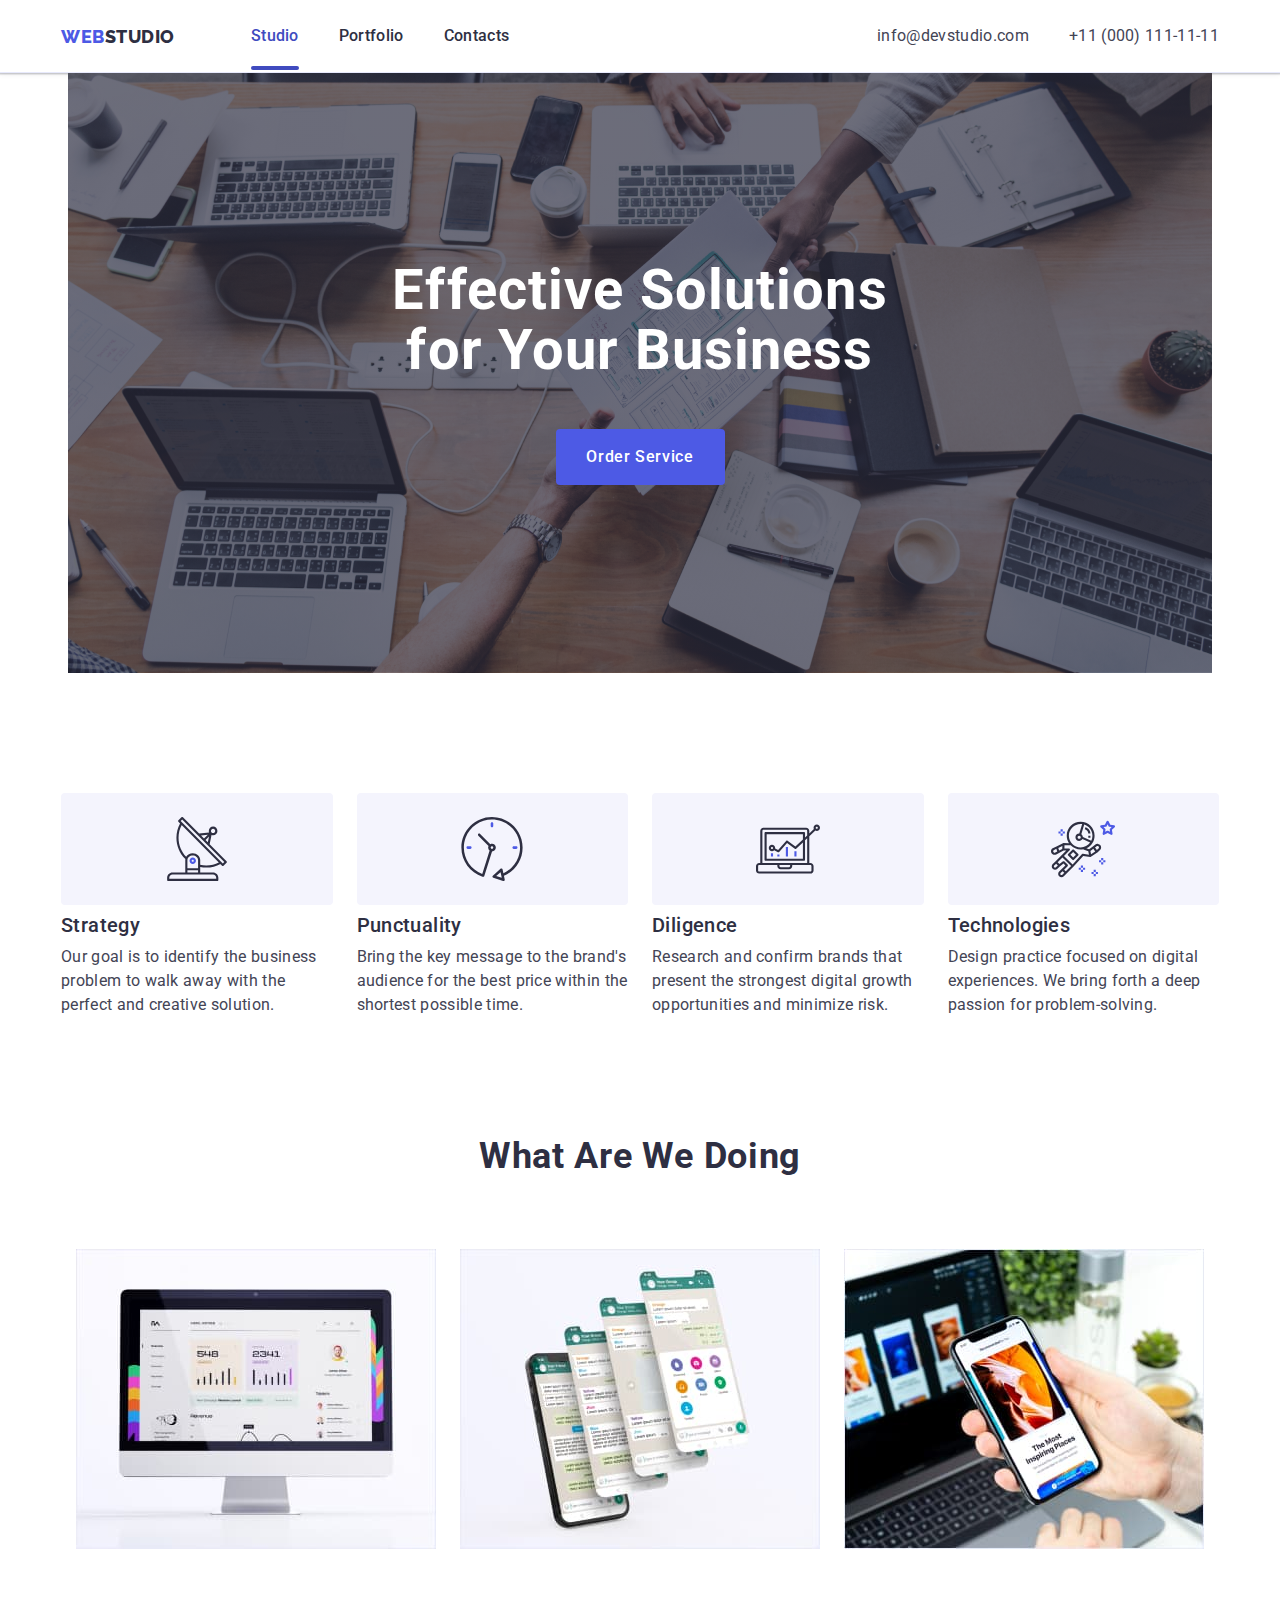
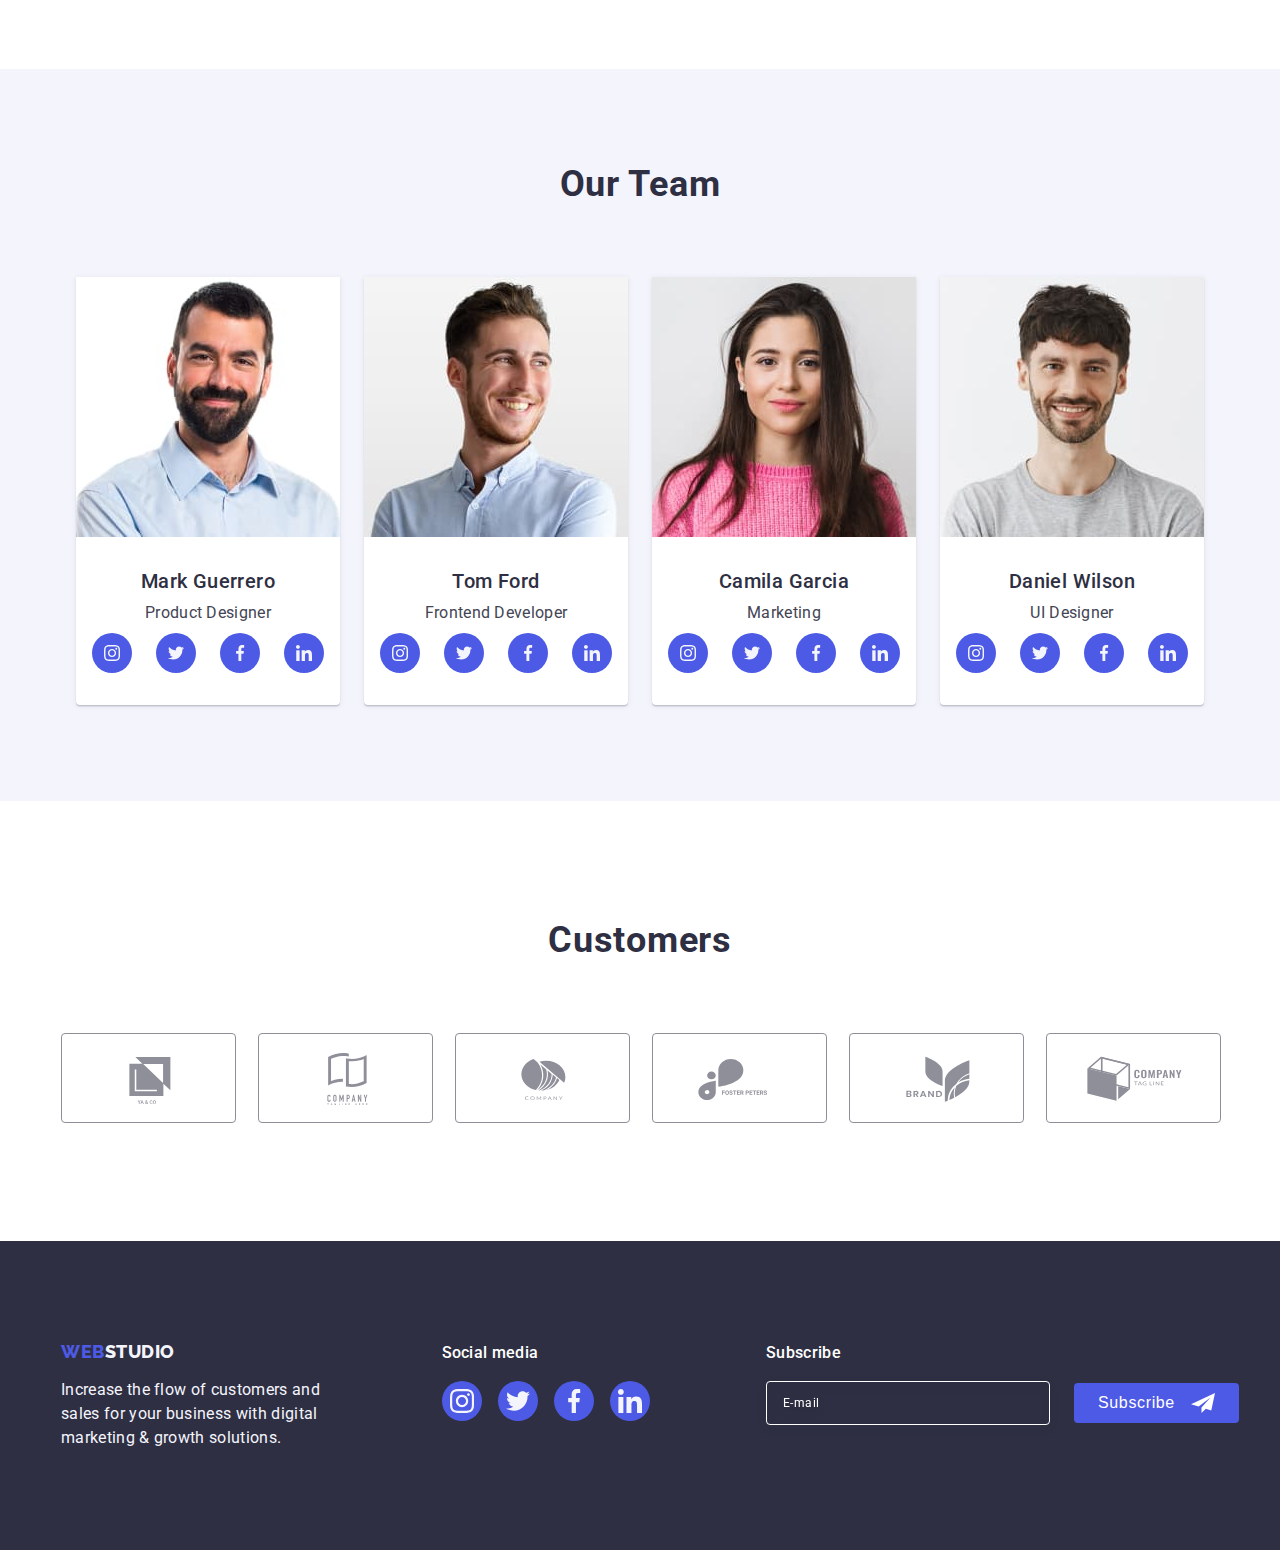
<file: index.html>
<!DOCTYPE html>
<html lang="en">
  <head>
    <meta charset="UTF-8" />
    <meta http-equiv="X-UA-Compatible" content="IE=edge" />
    <meta name="viewport" content="width=device-width, initial-scale=1.0" />
    <meta name="description" content="Web Studio web page" />
    <link
      rel="stylesheet"
      href="https://cdnjs.cloudflare.com/ajax/libs/modern-normalize/2.0.0/modern-normalize.min.css"
      integrity="sha512-4xo8blKMVCiXpTaLzQSLSw3KFOVPWhm/TRtuPVc4WG6kUgjH6J03IBuG7JZPkcWMxJ5huwaBpOpnwYElP/m6wg=="
      crossorigin="anonymous"
      referrerpolicy="no-referrer"
    />
    <link rel="stylesheet" href="./css/styles.css" />
    <link rel="preconnect" href="https://fonts.googleapis.com" />
    <link rel="preconnect" href="https://fonts.gstatic.com" crossorigin />
    <link
      href="https://fonts.googleapis.com/css2?family=Raleway:wght@800&family=Roboto:wght@400;500;700;900&display=swap"
      rel="stylesheet"
    />
    <title>Web Studio</title>
  </head>
  <body>
    <!-- Header section -->
    <header class="header">
      <div class="container header-container">
        <nav class="navbar">
          <a href="./index.html" class="link logo"
            >Web<span class="span-logo">Studio</span></a
          >
          
          <ul class="list nav-list">
            <li class="nav-point">
              <a href="./index.html" class="current nav-link link">Studio</a>
            </li>
            <li class="nav-point">
              <a href="./portfolio.html" class="nav-link link">Portfolio</a>
            </li>
            <li class="nav-point">
              <a href="" class="nav-link link">Contacts</a>
            </li>
          </ul>
        </nav>
        
        <address class="address">
          <ul class="list address-list">
            <li>
              <a
                href="mailto:info@devstudio.com"
                target="_blank"
                class="link address-link"
                >info@devstudio.com</a
              >
            </li>
            <li>
              <a
                href="tel:+110001111111"
                target="_blank"
                class="link address-link"
                >+11 (000) 111-11-11</a
              >
            </li>
          </ul>
        </address>
        <button
          class="burger js-open-menu"
          aria-expanded="false"
          aria-controls="mobile-menu"
        >
          <svg
            width="24"
            height="24"
            fill="currentColor"
            viewBox="0 0 20 20"
            xmlns="http://www.w3.org/2000/svg"
          >
            <path
              fill-rule="evenodd"
              d="M3 5a1 1 0 011-1h12a1 1 0 110 2H4a1 1 0 01-1-1zM3 10a1 1 0 011-1h12a1 1 0 110 2H4a1 1 0 01-1-1zM3 15a1 1 0 011-1h12a1 1 0 110 2H4a1 1 0 01-1-1z"
              clip-rule="evenodd"
            ></path>
          </svg>
        </button>
    </header>
    <!-- Main section -->
    <main class="main">
      <!-- Hero section -->
      <section class="hero-section section">
        <div class="container">
          <h1 class="hero-title">Effective Solutions for Your Business</h1>
          <button type="button" class="title-button" data-modal-open>
            Order Service
          </button>
        </div>
      </section>
      <!-- Section 1 -->
      <section class="benefits-section section">
        <div class="container">
          <h2 class="visually-hidden">Benefits</h2>
          <ul class="list benefits-list">
            <li class="benefits-point">
              <div class="benefits-icon-container">
                <svg class="benefits-icon" width="64" height="64">
                  <use href="./images/icons.svg#benefits-icon-1"></use>
                </svg>
              </div>
              <h3 class="benefits-title">Strategy</h3>
              <p class="paragraph">
                Our goal is to identify the business problem to walk away with
                the perfect and creative solution.
              </p>
            </li>
            <li class="benefits-point">
              <div class="benefits-icon-container">
                <svg class="benefits-icon" width="64" height="64">
                  <use href="./images/icons.svg#benefits-icon-2"></use>
                </svg>
              </div>
              <h3 class="benefits-title">Punctuality</h3>
              <p class="paragraph">
                Bring the key message to the brand's audience for the best price
                within the shortest possible time.
              </p>
            </li>
            <li class="benefits-point">
              <div class="benefits-icon-container">
                <svg class="benefits-icon" width="64" height="64">
                  <use href="./images/icons.svg#benefits-icon-3"></use>
                </svg>
              </div>
              <h3 class="benefits-title">Diligence</h3>
              <p class="paragraph">
                Research and confirm brands that present the strongest digital
                growth opportunities and minimize risk.
              </p>
            </li>
            <li class="benefits-point">
              <div class="benefits-icon-container">
                <svg class="benefits-icon" width="64" height="64">
                  <use href="./images/icons.svg#benefits-icon-4"></use>
                </svg>
              </div>
              <h3 class="benefits-title">Technologies</h3>
              <p class="paragraph">
                Design practice focused on digital experiences. We bring forth a
                deep passion for problem-solving.
              </p>
            </li>
          </ul>
        </div>
      </section>
      <!-- Section 2 What do we do? -->
      <section class="what-we-do-section">
        <div class="container">
          <h2 class="what-we-do-section-title">What are we doing</h2>
          <ul class="list what-we-do-list">
            <li class="what-we-do-point">
              <img
              srcset="./images/imgwhat-we-do-1@1x.jpg 1x, ./images/imgwhat-we-do-1@2x.jpg 2x"
                src="./images/imgwhat-we-do-1.jpg"
                alt="PC imac"
                width="360"
                height="300"
              />
            </li>
            <li class="what-we-do-point">
              <img
                srcset="./images/imgwhat-we-do-2@1x.jpg 1x, ./images/imgwhat-we-do-2@2x.jpg 2x"
                src="./images/imgwhat-we-do-2.jpg"
                alt="phone with app"
                width="360"
                height="300"
              />
            </li>
            <li class="what-we-do-point">
              <img
              srcset="./images/imgwhat-we-do-3@1x.jpg 1x, ./images/imgwhat-we-do-3@2x.jpg 2x"
                src="./images/imgwhat-we-do-3.jpg"
                alt="working with laptop and phone"
                width="360"
                height="300"
              />
            </li>
          </ul>
        </div>
      </section>
      <!-- Section 3 Our team -->
      <section class="team-section section">
        <div class="container">
          <h2 class="team-section-title">Our Team</h2>
          <ul class="list team-list">
            <li class="team-point">
              <img
                srcset="./images/imgteam1@1x.jpg 1x, ./images/imgteam1@2x.jpg 2x"
                src="./images/imgteam1.jpg"
                alt="Man Product Designer"
                width="264"
                height="260"
              />
              <div class="team-name-container">
                <h3 class="team-title">Mark Guerrero</h3>
                <p class="team-paragraph">Product Designer</p>
                <ul class="trtaling-icons-list list">
                  <li class="icons-traling-point">
                    <a href="" class="traling-icon-link">
                      <svg class="traling-icon" width="16" height="16">
                        <use href="./images/icons.svg#instagram-icon"></use>
                      </svg>
                    </a>
                  </li>
                  <li class="icons-traling-point">
                    <a href="" class="traling-icon-link">
                      <svg class="traling-icon" width="16" height="16">
                        <use href="./images/icons.svg#twitter-icon"></use>
                      </svg>
                    </a>
                  </li>
                  <li class="icons-traling-point">
                    <a href="" class="traling-icon-link">
                      <svg class="traling-icon" width="16" height="16">
                        <use href="./images/icons.svg#facebook-icon"></use>
                      </svg>
                    </a>
                  </li>
                  <li class="icons-traling-point">
                    <a href="" class="traling-icon-link">
                      <svg class="traling-icon" width="16" height="16">
                        <use href="./images/icons.svg#linkedin-icon"></use>
                      </svg>
                    </a>
                  </li>
                </ul>
              </div>
            </li>
            <li class="team-point">
              <img
                srcset="./images/imgteam2@1x.jpg 1x, ./images/imgteam2@2x.jpg 2x"
                src="./images/imgteam2.jpg"
                alt="Man Frontend Developer"
                width="264"
                height="260"
              />
              <div class="team-name-container">
                <h3 class="team-title">Tom Ford</h3>
                <p class="team-paragraph">Frontend Developer</p>
                <ul class="trtaling-icons-list list">
                  <li class="icons-traling-point">
                    <a href="" class="traling-icon-link">
                      <svg class="traling-icon" width="16" height="16">
                        <use href="./images/icons.svg#instagram-icon"></use>
                      </svg>
                    </a>
                  </li>
                  <li class="icons-traling-point">
                    <a href="" class="traling-icon-link">
                      <svg class="traling-icon" width="16" height="16">
                        <use href="./images/icons.svg#twitter-icon"></use>
                      </svg>
                    </a>
                  </li>
                  <li class="icons-traling-point">
                    <a href="" class="traling-icon-link">
                      <svg class="traling-icon" width="16" height="16">
                        <use href="./images/icons.svg#facebook-icon"></use>
                      </svg>
                    </a>
                  </li>
                  <li class="icons-traling-point">
                    <a href="" class="traling-icon-link">
                      <svg class="traling-icon" width="16" height="16">
                        <use href="./images/icons.svg#linkedin-icon"></use>
                      </svg>
                    </a>
                  </li>
                </ul>
              </div>
            </li>
            <li class="team-point">
              <img
                srcset="./images/imgteam3@1x.jpg 1x, ./images/imgteam3@2x.jpg 2x"
                src="./images/imgteam3.jpg"
                alt="Women Marketing"
                width="264"
                height="260"
              />
              <div class="team-name-container">
                <h3 class="team-title">Camila Garcia</h3>
                <p class="team-paragraph">Marketing</p>
                <ul class="trtaling-icons-list list">
                  <li class="icons-traling-point">
                    <a href="" class="traling-icon-link">
                      <svg class="traling-icon" width="16" height="16">
                        <use href="./images/icons.svg#instagram-icon"></use>
                      </svg>
                    </a>
                  </li>
                  <li class="icons-traling-point">
                    <a href="" class="traling-icon-link">
                      <svg class="traling-icon" width="16" height="16">
                        <use href="./images/icons.svg#twitter-icon"></use>
                      </svg>
                    </a>
                  </li>
                  <li class="icons-traling-point">
                    <a href="" class="traling-icon-link">
                      <svg class="traling-icon" width="16" height="16">
                        <use href="./images/icons.svg#facebook-icon"></use>
                      </svg>
                    </a>
                  </li>
                  <li class="icons-traling-point">
                    <a href="" class="traling-icon-link">
                      <svg class="traling-icon" width="16" height="16">
                        <use href="./images/icons.svg#linkedin-icon"></use>
                      </svg>
                    </a>
                  </li>
                </ul>
              </div>
            </li>
            <li class="team-point">
              <img
                srcset="./images/imgteam4@1x.jpg 1x, ./images/imgteam4@2x.jpg 2x"
                src="./images/imgteam4.jpg"
                alt="Man UI Designer"
                width="264"
                height="260"
              />
              <div class="team-name-container">
                <h3 class="team-title">Daniel Wilson</h3>
                <p class="team-paragraph">UI Designer</p>
                <ul class="trtaling-icons-list list">
                  <li class="icons-traling-point">
                    <a href="" class="traling-icon-link">
                      <svg class="traling-icon" width="16" height="16">
                        <use href="./images/icons.svg#instagram-icon"></use>
                      </svg>
                    </a>
                  </li>
                  <li class="icons-traling-point">
                    <a href="" class="traling-icon-link">
                      <svg class="traling-icon" width="16" height="16">
                        <use href="./images/icons.svg#twitter-icon"></use>
                      </svg>
                    </a>
                  </li>
                  <li class="icons-traling-point">
                    <a href="" class="traling-icon-link">
                      <svg class="traling-icon" width="16" height="16">
                        <use href="./images/icons.svg#facebook-icon"></use>
                      </svg>
                    </a>
                  </li>
                  <li class="icons-traling-point">
                    <a href="" class="traling-icon-link">
                      <svg class="traling-icon" width="16" height="16">
                        <use href="./images/icons.svg#linkedin-icon"></use>
                      </svg>
                    </a>
                  </li>
                </ul>
              </div>
            </li>
          </ul>
        </div>
      </section>
      <!-- Customers section -->
      <section class="customers-section section">
        <div class="container">
          <h2 class="customers-section-title">Customers</h2>
          <ul class="customers-list list">
            <li class="customers-list-point">
              <a href="" class="customers-link" aria-label="logo1">
                <svg class="customers-icon" width="104" height="56">
                  <use href="./images/icons.svg#customers-logo-1"></use>
                </svg>
              </a>
            </li>
            <li class="customers-list-point">
              <a href="" class="customers-link" aria-label="logo2">
                <svg class="customers-icon" width="104" height="56">
                  <use href="./images/icons.svg#customers-logo-2"></use>
                </svg>
              </a>
            </li>
            <li class="customers-list-point">
              <a href="" class="customers-link" aria-label="logo3">
                <svg class="customers-icon" width="104" height="56">
                  <use href="./images/icons.svg#customers-logo-3"></use>
                </svg>
              </a>
            </li>
            <li class="customers-list-point">
              <a href="" class="customers-link" aria-label="logo4">
                <svg class="customers-icon" width="104" height="56">
                  <use href="./images/icons.svg#customers-logo-4"></use>
                </svg>
              </a>
            </li>
            <li class="customers-list-point">
              <a href="" class="customers-link" aria-label="logo5">
                <svg class="customers-icon" width="104" height="56">
                  <use href="./images/icons.svg#customers-logo-5"></use>
                </svg>
              </a>
            </li>
            <li class="customers-list-point">
              <a href="" class="customers-link" aria-label="logo6">
                <svg class="customers-icon" width="104" height="56">
                  <use href="./images/icons.svg#customers-logo-6"></use>
                </svg>
              </a>
            </li>
          </ul>
        </div>
      </section>
    </main>
    <!-- Footer section -->
    <footer class="footer">
      <div class="container container-footer">
        <div class="footer-container">
          <a href="./index.html" class="footer-logo link"
            >Web<span class="span-logo-footer">Studio</span></a
          >
          <p class="footer-paragraph">
            Increase the flow of customers and sales for your business with
            digital marketing & growth solutions.
          </p>
        </div>
        <div class="footer-social-container">
          <p class="paragraph-social">Social media</p>
          <ul class="footer-social-list list">
            <li class="icons-traling-point">
              <a href="" class="footer-traling-icon-link">
                <svg class="traling-icon" width="24" height="24">
                  <use href="./images/icons.svg#instagram-icon"></use>
                </svg>
              </a>
            </li>
            <li class="icons-traling-point">
              <a href="" class="footer-traling-icon-link">
                <svg class="traling-icon" width="24" height="24">
                  <use href="./images/icons.svg#twitter-icon"></use>
                </svg>
              </a>
            </li>
            <li class="icons-traling-point">
              <a href="" class="footer-traling-icon-link">
                <svg class="traling-icon" width="24" height="24">
                  <use href="./images/icons.svg#facebook-icon"></use>
                </svg>
              </a>
            </li>
            <li class="icons-traling-point">
              <a href="" class="footer-traling-icon-link">
                <svg class="traling-icon" width="24" height="24">
                  <use href="./images/icons.svg#linkedin-icon"></use>
                </svg>
              </a>
            </li>
          </ul>
        </div>
        <div class="footer-reply">
          <p class="footer-subscribe-paragraph">Subscribe</p>
          <form class="footer-form" name="email-form">
            <label class="footer-label">
              <input
                type="email"
                name="subscribe-input"
                class="subscribe-input"
                placeholder="E-mail"
              />
            </label>
            <button class="subscribe-button" type="submit">
              Subscribe
              <svg class="subscribe-icon" width="24" height="24">
                <use href="./images/icons.svg#subcribe-icon"></use>
              </svg>
            </button>
          </form>
        </div>
      </div>
    </footer>

    <!--Backdrop Modal Window-->

    <div class="backdrop is-hidden" data-modal>
      <div class="modal">
        <button class="close-btn" type="button" data-modal-close>
          <svg class="modal-icon" width="8" height="8">
            <use href="./images/icons.svg#cross-bar"></use>
          </svg>
        </button>
        <p class="modal-subtitle">
          Leave your contacts and we will call you back
        </p>
        <form class="modal-form">
          <div class="modal-container">
            <label class="modal-label" for="user-name"
              >Name
            </label>
            <div class="modal-input-user-container">
              <input
                type="text"
                name="user-name"
                class="modal-input"
                id="user-name"
              />
              <svg class="modal-input-icon" width="18" height="24">
                <use href="./images/icons.svg#name-icon-backdrop"></use>
              </svg>
            </div>
          </div>
          <div class="modal-container">
            <label class="modal-label" for="user-phone"
              >Phone
            </label>
            <div class="modal-input-user-container">
              <input
                type="text"
                name="user-phone"
                class="modal-input"
                id="user-phone"
              />
              <svg class="modal-input-icon" width="18" height="24">
                <use href="./images/icons.svg#phone-icon-backdrop"></use>
              </svg>
            </div>
          </div>
          <div class="modal-container">
            <label class="modal-label" for="user-email"
              >Email
            </label>
            <div class="modal-input-user-container">
              <input
                type="text"
                name="user-email"
                class="modal-input"
                id="user-email"
              />
              <svg class="modal-input-icon" width="18" height="24">
                <use href="./images/icons.svg#email-icon-backdrop"></use>
              </svg>
            </div>
          </div>
          <div class="modal-container modal-comment">
            <label class="modal-label" for="user-comment"
              >Comment
            </label>
            <textarea
              class="modal-textarea-comment"
              name="user-comment"
              id="user-comment"
              placeholder="Text input"
            ></textarea>
          </div>
          <div class="modal-checkbox-container">
            <input
              type="checkbox"
              name="user-privacy"
              class="modal-checkbox-input visually-hidden"
              id="user-privacy"
              value="true"
            />
            <label class="modal-checkbox-label" for="user-privacy">
             
              <span class="modal-checkbox-span">
                <svg class="modal-checkbox-icon" width="10" height="8">
                  <use href="./images/icons.svg#checkbox-icon"></use>
                </svg>
              </span>
              I accept the terms and conditions of the
              <a href="" class="checkbox-link">Privacy Policy</a> 
            </label>
          </div>
          <button type="submit" class="modal-send-button">Send</button>
        </form>
      </div>
    </div>
    <!--Mobile menu-->
    <div class="menu-container js-menu-container" id="mobile-menu">
      <button class="close-btn menu-toggle js-close-menu">
        <svg class="modal-icon" width="8" height="8">
          <use href="./images/icons.svg#cross-bar"></use>
        </svg>
        </svg>
      </button>
      <ul class="mobile-menu">
        <li class="mobile-menu-point"><a href="index.html" class="current  menu-link">Studio</a></li>
        <li class="mobile-menu-point"><a href="portfolio.html" class="menu-link">Portfolio</a></li>
        <li class="mobile-menu-point"><a href="" class="menu-link">Contacts</a></li>
      </ul>
      <div class="container-menu-bott">
      <div class="contacts-menu">
      <a href="mailto:info@devstudio.com"
      target="_blank"class="menu-link-number link">+11 (000) 111-11-11</a>
      <a href="tel:+110001111111"
      target="_blank" class="menu-link-email link">info@devstudio.com</a>
    </div>
      <ul class="list menu-traling-list">
        <li class="menu-icons-traling-point">
          <a href="" class="traling-icon-link">
            <svg class="traling-icon" width="24" height="24">
              <use href="./images/icons.svg#instagram-icon"></use>
            </svg>
          </a>
        </li>
        <li class="menu-icons-traling-point">
          <a href="" class="traling-icon-link">
            <svg class="traling-icon" width="24" height="24">
              <use href="./images/icons.svg#twitter-icon"></use>
            </svg>
          </a>
        </li>
        <li class="menu-icons-traling-point">
          <a href="" class="traling-icon-link">
            <svg class="traling-icon" width="24" height="24">
              <use href="./images/icons.svg#facebook-icon"></use>
            </svg>
          </a>
        </li>
        <li class="menu-icons-traling-point">
          <a href="" class="traling-icon-link">
            <svg class="traling-icon" width="24" height="24">
              <use href="./images/icons.svg#linkedin-icon"></use>
            </svg>
          </a>
        </li>
      </ul>
    </div>
    </div>

    <script src="./js/mobile-menu.js"></script>
    <script src="./js/modal.js"></script>
    
  </body>
</html>
</file>
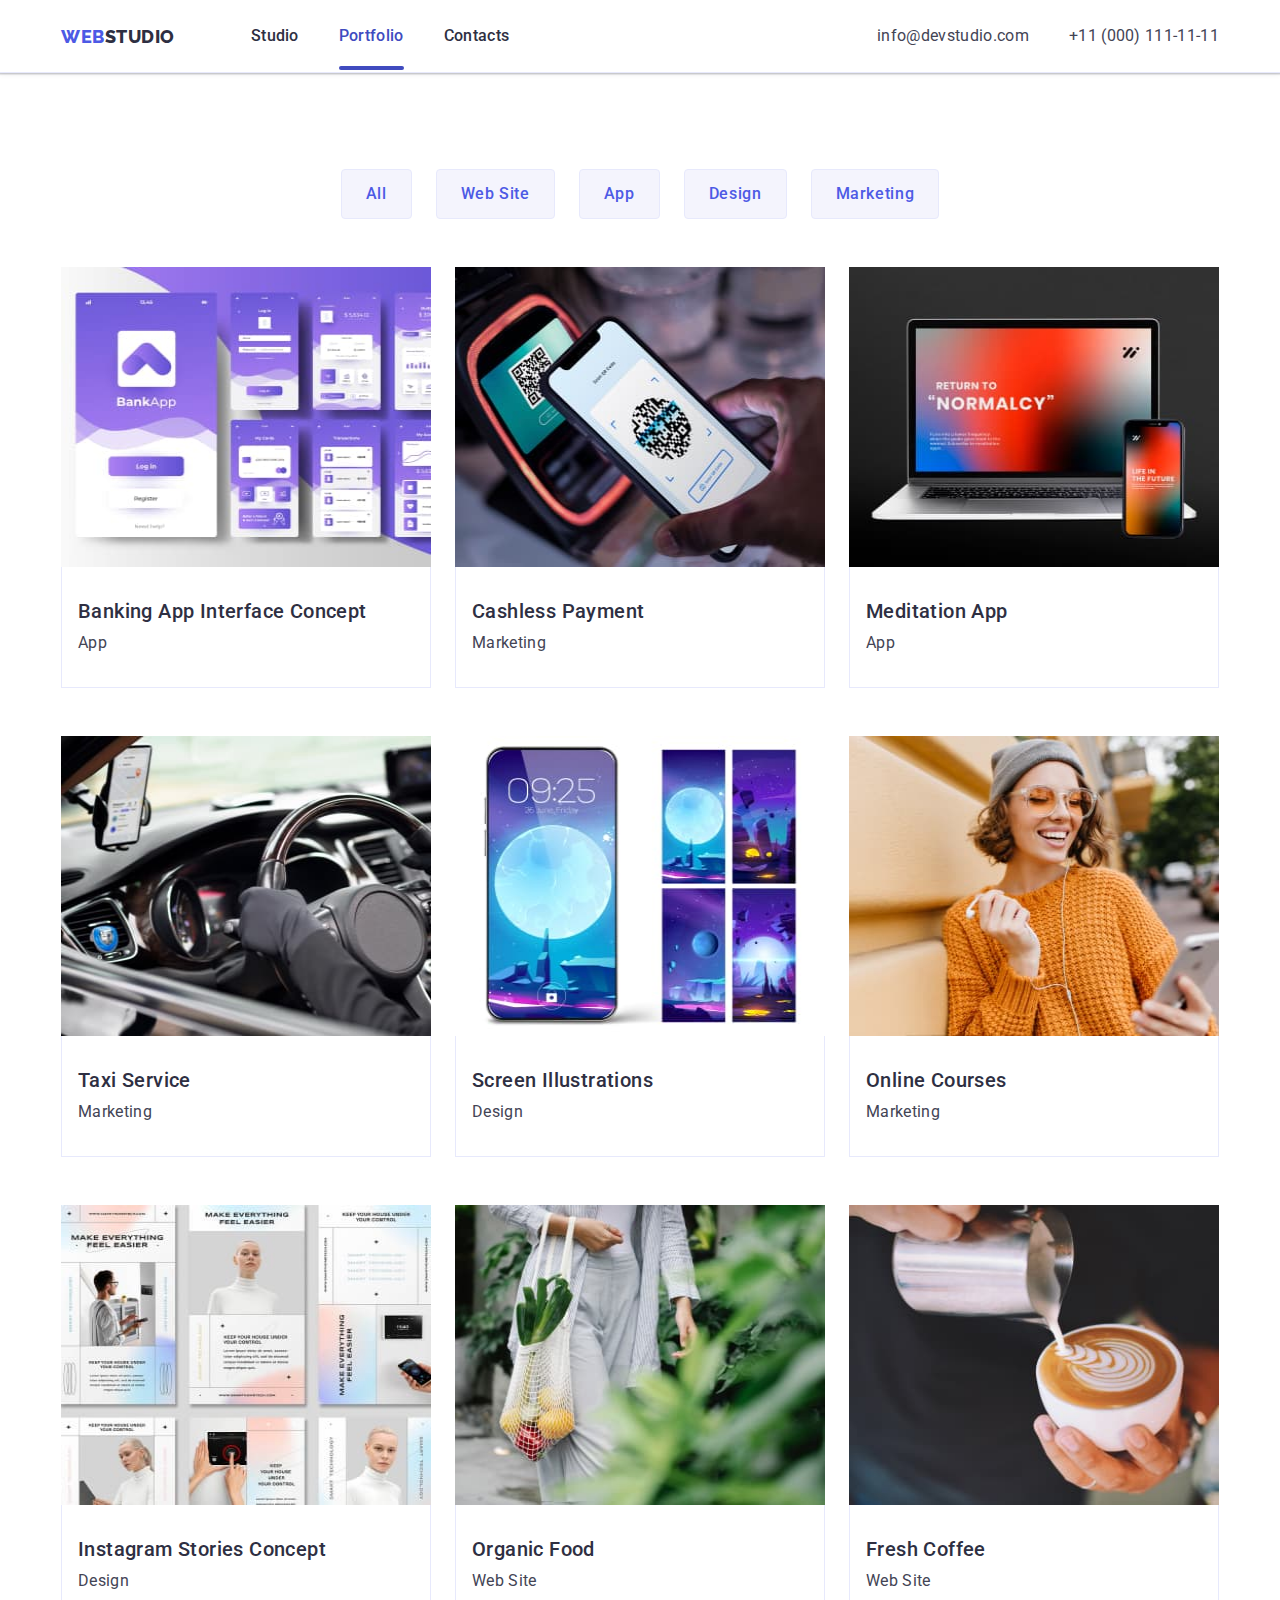
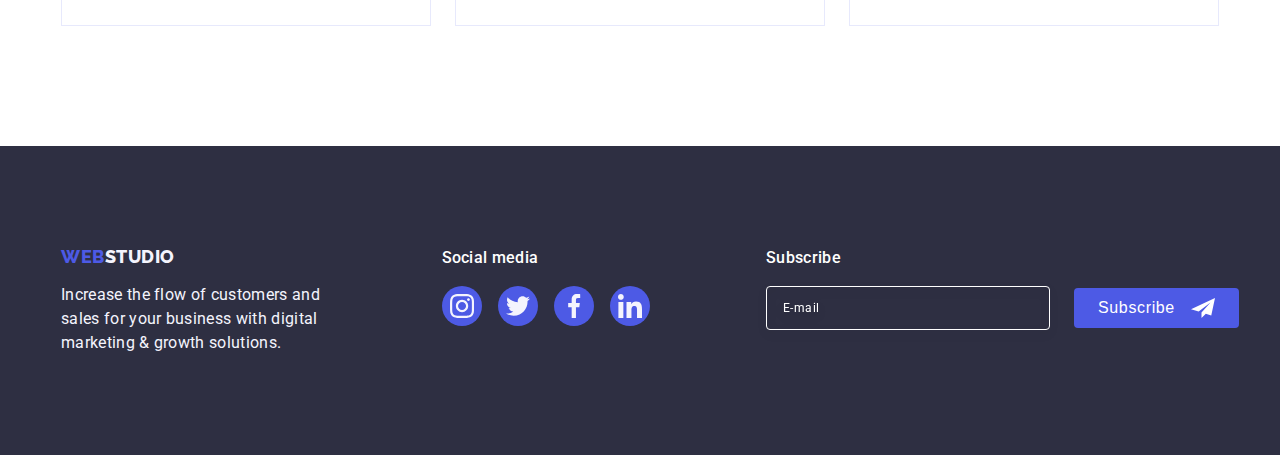
<file: portfolio.html>
<!DOCTYPE html>
<html lang="en">
  <head>
    <meta charset="UTF-8" />
    <meta http-equiv="X-UA-Compatible" content="IE=edge" />
    <meta name="viewport" content="width=device-width, initial-scale=1.0" />
    <link
      rel="stylesheet"
      href="https://cdnjs.cloudflare.com/ajax/libs/modern-normalize/2.0.0/modern-normalize.min.css"
      integrity="sha512-4xo8blKMVCiXpTaLzQSLSw3KFOVPWhm/TRtuPVc4WG6kUgjH6J03IBuG7JZPkcWMxJ5huwaBpOpnwYElP/m6wg=="
      crossorigin="anonymous"
      referrerpolicy="no-referrer"
    />
    <link rel="stylesheet" href="./css/styles.css" />

    <link rel="preconnect" href="https://fonts.googleapis.com" />
    <link rel="preconnect" href="https://fonts.gstatic.com" crossorigin />
    <link
      href="https://fonts.googleapis.com/css2?family=Raleway:wght@800&family=Roboto:wght@400;500;700;900&display=swap"
      rel="stylesheet"
    />
    <title>Portfolio</title>
  </head>
  <body>
    <header class="header">
      <div class="container header-container">
        <nav class="navbar">
          <a href="./portfolio.html" class="link logo"
            >Web<span class="span-logo">Studio</span></a
          >
          <ul class="list nav-list">
            <li class="nav-point">
              <a href="./index.html" class="link nav-link">Studio</a>
            </li>
            <li class="nav-point">
              <a href="./portfolio.html" class="link nav-link current"
                >Portfolio</a
              >
            </li>
            <li class="nav-point">
              <a href="" class="link nav-link">Contacts</a>
            </li>
          </ul>
        </nav>
        <address class="address">
          <ul class="list address-list">
            <li>
              <a
                href="mailto:info@devstudio.com"
                target="_blank"
                class="address-link link"
                >info@devstudio.com</a
              >
            </li>
            <li>
              <a
                href="tel:+110001111111"
                target="_blank"
                class="address-link link"
                >+11 (000) 111-11-11</a
              >
            </li>
          </ul>
        </address>
        <button
        class="menu-toggle js-open-menu"
        aria-expanded="false"
        aria-controls="mobile-menu"
      >
        <svg
          width="24"
          height="24"
          fill="currentColor"
          viewBox="0 0 20 20"
          xmlns="http://www.w3.org/2000/svg"
        >
          <path
            fill-rule="evenodd"
            d="M3 5a1 1 0 011-1h12a1 1 0 110 2H4a1 1 0 01-1-1zM3 10a1 1 0 011-1h12a1 1 0 110 2H4a1 1 0 01-1-1zM3 15a1 1 0 011-1h12a1 1 0 110 2H4a1 1 0 01-1-1z"
            clip-rule="evenodd"
          ></path>
        </svg>
      </button>
      
      </div>
    </header>
    <main class="main">
      <section class="main-section">
        <div class="container main-container">
          <h1 class="visually-hidden">Main Secton</h1>
          <ul class="list list-buttons">
            <li>
              <button type="button" class="button">All</button>
            </li>
            <li>
              <button type="button" class="button">Web Site</button>
            </li>
            <li>
              <button type="button" class="button">App</button>
            </li>
            <li>
              <button type="button" class="button">Design</button>
            </li>
            <li>
              <button type="button" class="button">Marketing</button>
            </li>
          </ul>
          <ul class="list list-img">
            <li class="img-point">
              <a href="" class="link">
                <div class="wrapper">
                  <img
                  srcset="./images/img1@1x.jpg 1x, ./images/img1@2x.jpg 2x"
                    src="./images/img1@1x.jpg"
                    class="img"
                    alt="app on the phone"
                    width="360"
                    height="300"
                  />
                  <p class="overlay-text">
                    14 Stylish and User-Friendly App Design Concepts · Task
                    Manager App · Calorie Tracker App · Exotic Fruit Ecommerce
                    App · Cloud Storage App
                  </p>
                </div>
                <div class="list-img-container">
                  <h2 class="list-img-title">Banking App Interface Concept</h2>
                  <p class="paragraph">App</p>
                </div>
              </a>
            </li>
            <li class="img-point">
              <a href="" class="link">
                <div class="wrapper">
                  <img
                  srcset="./images/img2@1x.jpg 1x, ./images/img2@2x.jpg 2x"
                  src="./images/img2@1x.jpg"
                    class="img"
                    alt="Payment system with phone"
                    width="360"
                    height="300"
                  />
                  <p class="overlay-text">
                    14 Stylish and User-Friendly App Design Concepts · Task
                    Manager App · Calorie Tracker App · Exotic Fruit Ecommerce
                    App · Cloud Storage App
                  </p>
                </div>
                <div class="list-img-container">
                  <h2 class="list-img-title">Cashless Payment</h2>
                  <p class="paragraph">Marketing</p>
                </div></a
              >
            </li>
            <li class="img-point">
              <a href="" class="link">
                <div class="wrapper">
                  <img
                  srcset="./images/img3@1x.jpg 1x, ./images/img3@2x.jpg 2x"
                  src="./images/img3@1x.jpg"
                    class="img"
                    alt="laptop and phone"
                    width="360"
                    height="300"
                  />
                  <p class="overlay-text">
                    14 Stylish and User-Friendly App Design Concepts · Task
                    Manager App · Calorie Tracker App · Exotic Fruit Ecommerce
                    App · Cloud Storage App
                  </p>
                </div>
                <div class="list-img-container">
                  <h2 class="list-img-title">Meditation App</h2>
                  <p class="paragraph">App</p>
                </div>
              </a>
            </li>
            <li class="img-point">
              <a href="" class="link">
                <div class="wrapper">
                  <img
                  srcset="./images/img4@1x.jpg 1x, ./images/img4@2x.jpg 2x"
                  src="./images/img4@1x.jpg"
                    class="img"
                    alt="car with cardriver and withj maps on the phone"
                    width="360"
                    height="300"
                  />
                  <p class="overlay-text">
                    14 Stylish and User-Friendly App Design Concepts · Task
                    Manager App · Calorie Tracker App · Exotic Fruit Ecommerce
                    App · Cloud Storage App
                  </p>
                </div>
                <div class="list-img-container">
                  <h2 class="list-img-title">Taxi Service</h2>
                  <p class="paragraph">Marketing</p>
                </div></a
              >
            </li>
            <li class="img-point">
              <a href="" class="link">
                <div class="wrapper">
                  <img
                  srcset="./images/img5@1x.jpg 1x, ./images/img5@2x.jpg 2x"
                  src="./images/img5@1x.jpg"
                    class="img"
                    alt="phone with wallpapers"
                    width="360"
                    height="300"
                  />
                  <p class="overlay-text">
                    14 Stylish and User-Friendly App Design Concepts · Task
                    Manager App · Calorie Tracker App · Exotic Fruit Ecommerce
                    App · Cloud Storage App
                  </p>
                </div>
                <div class="list-img-container">
                  <h2 class="list-img-title">Screen Illustrations</h2>
                  <p class="paragraph">Design</p>
                </div></a
              >
            </li>
            <li class="img-point">
              <a href="" class="link">
                <div class="wrapper">
                  <img
                  srcset="./images/img6@1x.jpg 1x, ./images/img6@2x.jpg 2x"
                  src="./images/img6@1x.jpg"
                    class="img"
                    alt="girl with phone and headphones"
                    width="360"
                    height="300"
                  />
                  <p class="overlay-text">
                    14 Stylish and User-Friendly App Design Concepts · Task
                    Manager App · Calorie Tracker App · Exotic Fruit Ecommerce
                    App · Cloud Storage App
                  </p>
                </div>
                <div class="list-img-container">
                  <h2 class="list-img-title">Online Courses</h2>
                  <p class="paragraph">Marketing</p>
                </div></a
              >
            </li>
            <li class="img-point">
              <a href="" class="link">
                <div class="wrapper">
                  <img
                  srcset="./images/img7@1x.jpg 1x, ./images/img7@2x.jpg 2x"
                  src="./images/img7@1x.jpg"
                    class="img"
                    alt=" instagram stories tempalte "
                    width="360"
                    height="300"
                  />
                  <p class="overlay-text">
                    14 Stylish and User-Friendly App Design Concepts · Task
                    Manager App · Calorie Tracker App · Exotic Fruit Ecommerce
                    App · Cloud Storage App
                  </p>
                </div>
                <div class="list-img-container">
                  <h2 class="list-img-title">Instagram Stories Concept</h2>
                  <p class="paragraph">Design</p>
                </div></a
              >
            </li>
            <li class="img-point">
              <a href="" class="link">
                <div class="wrapper">
                  <img
                  srcset="./images/img8@1x.jpg 1x, ./images/img8@2x.jpg 2x"
                  src="./images/img8@1x.jpg"
                    class="img"
                    alt="woman with fruit and vegetables"
                    width="360"
                    height="300"
                  />
                  <p class="overlay-text">
                    14 Stylish and User-Friendly App Design Concepts · Task
                    Manager App · Calorie Tracker App · Exotic Fruit Ecommerce
                    App · Cloud Storage App
                  </p>
                </div>
                <div class="list-img-container">
                  <h2 class="list-img-title">Organic Food</h2>
                  <p class="paragraph">Web Site</p>
                </div></a
              >
            </li>
            <li class="img-point">
              <a href="" class="link"
                ><div class="wrapper">
                  <img
                  srcset="./images/img9@1x.jpg 1x, ./images/img9@2x.jpg 2x"
                  src="./images/img9@1x.jpg"
                    class="img"
                    alt="cup of coffee"
                    width="360"
                    height="300"
                  />
                  <p class="overlay-text">
                    14 Stylish and User-Friendly App Design Concepts · Task
                    Manager App · Calorie Tracker App · Exotic Fruit Ecommerce
                    App · Cloud Storage App
                  </p>
                </div>
                <div class="list-img-container">
                  <h2 class="list-img-title">Fresh Coffee</h2>
                  <p class="paragraph">Web Site</p>
                </div></a
              >
            </li>
          </ul>
        </div>
      </section>
    </main>
    <footer class="footer">
      <div class="container container-footer">
        <div class="footer-container">
          <a href="./index.html" class="footer-logo link"
            >Web<span class="span-logo-footer">Studio</span></a
          >
          <p class="footer-paragraph">
            Increase the flow of customers and sales for your business with
            digital marketing & growth solutions.
          </p>
        </div>
        <div class="footer-social-container">
          <p class="paragraph-social">Social media</p>
          <ul class="footer-social-list list">
            <li class="icons-traling-point">
              <a href="" class="footer-traling-icon-link">
                <svg class="traling-icon" width="24" height="24">
                  <use href="./images/icons.svg#instagram-icon"></use>
                </svg>
              </a>
            </li>
            <li class="icons-traling-point">
              <a href="" class="footer-traling-icon-link">
                <svg class="traling-icon" width="24" height="24">
                  <use href="./images/icons.svg#twitter-icon"></use>
                </svg>
              </a>
            </li>
            <li class="icons-traling-point">
              <a href="" class="footer-traling-icon-link">
                <svg class="traling-icon" width="24" height="24">
                  <use href="./images/icons.svg#facebook-icon"></use>
                </svg>
              </a>
            </li>
            <li class="icons-traling-point">
              <a href="" class="footer-traling-icon-link">
                <svg class="traling-icon" width="24" height="24">
                  <use href="./images/icons.svg#linkedin-icon"></use>
                </svg>
              </a>
            </li>
          </ul>
        </div>
        <div class="footer-reply">
          <p class="footer-subscribe-paragraph">Subscribe</p>
          <form class="footer-form">
            <label class="footer-label">
              <input
                type="email"
                name="subscribe-input"
                class="subscribe-input"
                placeholder="E-mail"
              />
            </label>
            <button class="subscribe-button" type="submit">
              Subscribe
              <svg class="subscribe-icon" width="24" height="24">
                <use href="./images/icons.svg#subcribe-icon"></use>
              </svg>
            </button>
          </form>
        </div>
      </div>
    </footer>
    <div class="menu-container js-menu-container" id="mobile-menu">
      <button class="close-btn menu-toggle js-close-menu">
        <svg class="modal-icon" width="8" height="8">
          <use href="./images/icons.svg#cross-bar"></use>
        </svg>
        </svg>
      </button>
      <ul class="mobile-menu">
        <li class="mobile-menu-point"><a href="index.html" class="menu-link">Studio</a></li>
        <li class="mobile-menu-point"><a href="portfolio.html" class="current menu-link">Portfolio</a></li>
        <li class="mobile-menu-point"><a href="" class="menu-link">Contacts</a></li>
      </ul>
      <div class="container-menu-bott">
      <div class="contacts-menu">
      <a href="mailto:info@devstudio.com"
      target="_blank"class="menu-link-number link">+11 (000) 111-11-11</a>
      <a href="tel:+110001111111"
      target="_blank" class="menu-link-email link">info@devstudio.com</a>
    </div>
      <ul class="list menu-traling-list">
        <li class="menu-icons-traling-point">
          <a href="" class="traling-icon-link">
            <svg class="traling-icon" width="24" height="24">
              <use href="./images/icons.svg#instagram-icon"></use>
            </svg>
          </a>
        </li>
        <li class="menu-icons-traling-point">
          <a href="" class="traling-icon-link">
            <svg class="traling-icon" width="24" height="24">
              <use href="./images/icons.svg#twitter-icon"></use>
            </svg>
          </a>
        </li>
        <li class="menu-icons-traling-point">
          <a href="" class="traling-icon-link">
            <svg class="traling-icon" width="24" height="24">
              <use href="./images/icons.svg#facebook-icon"></use>
            </svg>
          </a>
        </li>
        <li class="menu-icons-traling-point">
          <a href="" class="traling-icon-link">
            <svg class="traling-icon" width="24" height="24">
              <use href="./images/icons.svg#linkedin-icon"></use>
            </svg>
          </a>
        </li>
      </ul>
    </div>
    </div>
    <script src="./js/mobile-menu.js"></script>
  </body>
</html>
</file>
<file: css/styles.css>
:root {
    --primary-color:#434455;
    --secondary-color:#2E2F42;
    --primary-white-color:#f4f4fd;
    --textcolor:#4d5ae5;
    --button-border-color:#e7e9fc;
    --grey-logo-color:#8e8f99;
    --blue-color:#404bbf;
    
   }
   
   body{
       margin:0;
       font-family: 'Roboto', sans-serif;
       background-color: #FFFFFF;
       color:#434455;
   }
   
   img{
       width:100%;
       display: block;
   }
   h1,
   h2,
   h3,
   p,
   ul {
       margin: 0;
       padding: 0;
   }
   
   
   
   .header{
       border-bottom: 1px solid #e7e9fc;
       box-shadow: 0px 1px 6px 0px rgba(46, 47, 66, 0.08),
       0px 1px 1px 0px rgba(46, 47, 66, 0.16),
       0px 2px 1px 0px rgba(46, 47, 66, 0.08);
   }
   
   .container{
       min-width: 320px;
       max-width: 396px;
       margin: 0 auto;
       padding: 0 16px;
       
       /*
       max-width: 1158px;
       padding: 0 15px;
        */
   }
  
   .header-container{
       display:flex;
       align-items: center;
       justify-content:space-between;
      
   }
   
   .navbar{
       padding: 24px 0;
       display: flex;
       align-items: center;
       justify-content: space-between;
        /*
       padding: 24px 0;
       display: flex;
       align-items: center;
       justify-content: flex-start;
   */
   }
   
   .nav-list{
    display:none
    /*
       display: flex;
       justify-content: space-around;
       justify-content: center;
       gap: 40px;
       */
   }
   
   .nav-link{
       padding: 24px 0;
       position: relative;
       transition: color 250ms cubic-bezier(0.4, 0, 0.2, 1);
   }
   
   .nav-link.current{
       color:#404bbf;
   }
   
   .nav-link.current::after{
       content:'';
       display:block;
       position: absolute;
       width: 100%;
       height: 4px;
       left:0;
       bottom: -1px;
       background-color: #404bbf;
       border-radius: 2px;
   }
   
   .nav-link:hover, 
   .nav-link:focus{
       color:#404bbf
   }
   
   .link{
       color:var(--secondary-color);
       font-weight: 500;
       line-height: 24px;
       letter-spacing: 0.02em; 
       text-decoration: none;
   }
   
   .logo{ 
       margin-right: 76px;
       font-family:'Raleway', sans-serif;
       font-weight: 800;
       color:var(--textcolor);
       text-transform: uppercase;
       letter-spacing: 0.03em;
       font-size: 18px;
       line-height: 21px;
   }
   
   .span-logo{
       color:var(--secondary-color);
    }
   
   .list {
       list-style:none;
       
   }
    
   .address{
       font-style: normal;
   }
   
   .address-list{
    display:none;
    /*
       display: flex;
       justify-content: space-around;
       align-items: center;
       gap: 40px;  
       */
   }
   
   .address-link{
       color:var(--primary-color);
       font-weight: 400;
       text-decoration: none;
       line-height: 1.5;
       letter-spacing: 0.02em;
       font-size: 16px;
       transition: color 250ms cubic-bezier(0.4, 0, 0.2, 1);
   }
   
   .address-link:hover,
   .address-link:focus{
       color: #404bbf;
   
   }
   
   .hero-section{
       margin: 0 auto;
       padding: 112px 0;
       background-image: linear-gradient(rgba(46, 47, 66, 0.7), 
       rgba(46, 47, 66, 0.7)), url(../images/hero-bg-phone@1x.jpg);
       background-size: cover;
       background-repeat: no-repeat;
       background-position:center;
       
    /*
       margin: 0 auto;
       max-width: 1440px;
       
       */
   }
   
   .hero-title{
       margin:0 auto; 
       color: #ffffff;
       font-size: 36px;
       font-weight: 700;
       line-height: 40px;
       line-height: 40px;
       max-width: 320px;
       text-align: center; 
    /*
       
       color: #ffffff;
       font-size: 56px;
       line-height: 1.07;
       letter-spacing: 0.02em;
       max-width: 496px;
       text-align: center;
       */
   }
   .title-button{
       margin:0 auto;
       margin-top: 48px;;
       display: block;
       min-width: 169px;
       height: 56px;
       font-family: "Roboto", sans-serif;
       font-weight: 500;
       font-size: 16px;
       background-color: var(--textcolor);
       color: #ffffff;
       border:none;
       border-radius: 4px;
       line-height: 1.5;
       letter-spacing: 0.04em;
       cursor: pointer;
       transition: background-color 250ms cubic-bezier(0.4, 0, 0.2, 1);
   }
   .title-button:hover,
   .title-button:focus{
       background-color: #404bbf;
   }
   .benefits-section{
    padding: 96px 0;
    /*
       padding: 120px 0;
       */
   }
   .benefits-section .container{
       flex-direction: column;
   }
   .visually-hidden{
       position: absolute;
       width: 1px;
       height: 1px;
       margin: -1px;
       border: 0;
       padding: 0;
       white-space: nowrap;
       clip-path: inset(100%);
       clip: rect(0 0 0 0);
       overflow: hidden;
   }
   .benefits-list{
       display: flex;
       justify-content:center;
       flex-wrap: wrap;
       row-gap: 72px;

    /*
       display: flex;
       align-items: center;
       justify-content: center;
       gap: 24px;
       */
   }
  
   .benefits-point{
   
    width:auto;
    /*
       width: calc((100% - 72px) / 4); 
       */
   }
   
   .benefits-point:nth-child(4){
       margin-right: 0;

   }
   
   .benefits-icon-container{
        display: none;
    /*
       height: 112px; 
       margin-bottom: 8px;
       border-radius: 4px;
       background-color: var(--primary-white-color);
       align-items: center;
       display: flex;
       justify-content: center;
       */
   }
   
   .benefits-title{
        
        text-align: center;
        font-weight: 700;
        font-size: 36px;
        letter-spacing: 0.72px;
        line-height: 40px; 
        margin-bottom: 8px; 
        margin-top: 8px;
    /*
       
       
       font-weight: 500;
       font-size: 20px;
       line-height: 1.2;
       color:var(--secondary-color);
       letter-spacing: 0.02em;
       */
   }
   
   .paragraph{
       line-height: 1.5;
       font-size: 16px;
       font-weight: 400;
       letter-spacing: 0.02em;
       color:var(--primary-color);
   }
   
   .what-we-do-section{
    display: none;
    
    /*
       padding-bottom: 120px; 
       */
   }
   
   .what-we-do-list{
       display: flex;
       gap: 24px;
   }
   .what-we-do-point{
       width: calc((100% - 48px) / 3);
   }
   
   .what-we-do-section-title{
       color:var(--secondary-color);
       font-size: 36px;
       text-align: center;
       line-height: 1.11;
       letter-spacing: 0.02em;
       text-transform: capitalize;
       margin-bottom: 72px;
   }
   
   .team-section{
       padding: 96px 0;
       background-color: #F4F4FD;
       color:var(--secondary-color);
       line-height: 1.11;
       font-size: 36px;
       letter-spacing: 0.02em;
       text-align: center;
       text-transform: capitalize;
    /*
       padding: 120px 0;
       
       */
   }
   
   .team-section-title{
       color:var(--secondary-color);
       text-transform: capitalize;
       font-size: 36px;
       line-height: 1.11;
       text-align: center;
       margin-bottom: 72px;
   }
   .team-paragraph{
       margin-bottom: 8px;
   }
   .team-list{
       display: flex;
       justify-content: center;
       flex-wrap: wrap;
       row-gap: 72px;
       /*
       
       gap: 24px;
       */
   }
   
   .team-point{
       box-shadow:  0px 1px 6px rgba(46, 47, 66, 0.08), 0px 1px 1px rgba(46, 47, 66, 0.16), 0px 2px 1px rgba(46, 47, 66, 0.08); ;
       background-color: #FFFFFF;
       border-radius: 0px 0px 4px 4px;
       width:auto;
       
       /*
       width: calc((100% - 72px) / 4);
       
       */
   }
   
   .team-name-container{
       justify-content: center;
       align-items: center;
       padding: 32px 0;
   }
   
   .team-title{
       text-align: center; 
       margin-bottom: 8px;
       font-weight: 500;
       font-size: 20px;
       line-height: 1.2;
       color:var(--secondary-color);
       letter-spacing: 0.02em;
   }
   
   .team-paragraph{
       line-height: 1.5;
       font-size: 16px;
       font-weight: 400;
       letter-spacing: 0.02em;
       color:var(--primary-color);
       text-align: center;
   }
   .trtaling-icons-list{
       display: flex;
       justify-content: center;
       align-items: center;
       gap:24px;
   }
   .icons-traling-point{
       width: 40px;
       height: 40px;
   }
   .traling-icon-link{
       width: 100%;
       height: 100%;
       display: flex;
       border-radius: 50%;
       align-items: center;
       justify-content: center;
       background-color: #4d5ae5;
       transition: background-color 250ms cubic-bezier(0.4, 0, 0.2, 1);
   }
   .traling-icon-link:hover, 
   .traling-icon-link:focus{
       background-color: #404bbf;
   }
   .traling-icon{
       fill:var(--primary-white-color);
   }
   .customers-section{
    padding: 76px 0;
    /*
       padding: 120px 0;
       */
   }
   
   .customers-section-title{
       margin-bottom: 72px;
       text-align: center; 
       font-weight: 700;
       font-size: 36px;
       line-height: 1.11;
       color:var(--secondary-color);
       letter-spacing: 0.02em;
       
   
   }
   .customers-list{
       display: flex;
       justify-content: center;
       flex-wrap: wrap;
       row-gap: 72px;
       column-gap: 16px
       /*
       gap: 24px;
       */
   }
   .customers-list-point{
    width: calc((100% - 16px) / 2);
    height: 88px;
    margin-bottom: 0;
    /*
       width: calc((100% - 120px) / 6);
       
       */
   }
   .customers-link{
       display:flex;
       justify-content: center;
       align-items: center; 
       width: 100%;
       height: 100%;
       color:var(--grey-logo-color);
       border: 1px solid var(--grey-logo-color);
       border-radius: 4px;
       transition: border-color 250ms cubic-bezier(0.4, 0, 0.2, 1), color 250ms cubic-bezier(0.4, 0, 0.2, 1);
   }
   .customers-link:hover, 
   .customers-link:focus{
       border-color:#404bbf;
       color: #404bbf;
   }
   
   .customers-icon{
       fill: currentColor;
   }
   .customers-link:hover .customers-icon, 
   .customers-link:focus .customers-icon{
       fill:#404BBF;
   }
   .main-section{
       padding-top: 96px; 
       padding-bottom: 120px;
   }
   .main-container{
       display:flex;
   }
   .main-section .container{
       align-items: center;
       flex-direction: column;
   }
   .list-buttons{
       display: flex;
       gap:24px;
       flex-wrap: wrap;
       align-items: flex-start;
       margin-bottom: 48px;
       /*
       justify-content: center;
       align-items: center;
       margin-bottom: 72px;
       gap: 24px;
       */
   }
   
   .button{
       color: var(--textcolor);
       background-color: var(--primary-white-color);
       font-family: "Roboto", sans-serif;
       font-size: 16px;
       line-height: 1.5;
       font-weight: 500;
       letter-spacing: 0.04em;
       padding: 12px 24px;
       border: 1px solid var(--button-border-color);
       border-radius: 4px;
       cursor: pointer;
       transition:  color 250ms cubic-bezier(0.4, 0, 0.2, 1), background-color 250ms cubic-bezier(0.4, 0, 0.2, 1), border-color 250ms cubic-bezier(0.4, 0, 0.2, 1), box-shadow 250ms cubic-bezier(0.4, 0, 0.2, 1);
   }
   
   .button:hover, 
   .button:focus{
       background-color: #404bbf;
       box-shadow: 3px 1px rgba(0, 0, 0, 0.1), 0px 2px 1px rgba(0, 0, 0, 0.08), 0px 2px 2px rgba(0, 0, 0, 0.12); 
       border: 1px solid transparent;
       color:#ffffff;
   }
   
   .list-img{
       width: auto;
       display:flex;
       flex-wrap: wrap;
       row-gap: 48px;   

       /*
       column-gap: 24px;
       
       */
   }
   
   .img-point{
    width:auto;
    /*
       width: calc((100% - 48px) / 3); 
   */
   }
   .img-point:nth-child(3n){
       margin-right: 0;
   }
   
   .list-img-title{
       font-family: "Roboto", sans-serif;  
       font-style: normal;
       font-weight: 500;
       font-size: 20px;
       letter-spacing: 0.4px;
       margin-bottom: 8px;
   }
   .list-img .link{
       display: block;
       transition: box-shadow 250ms cubic-bezier(0.4, 0, 0.2, 1); 
       
   }
   .list-img .link:hover,
   .list-img .link:focus {
       box-shadow:0px 1px 6px rgba(46, 47, 66, 0.08), 0px 1px 1px rgba(46, 47, 66, 0.16), 0px 2px 1px rgba(46, 47, 66, 0.08); 
   }
   .list-img-container{
       padding: 32px 16px;
       border: 1px solid #e7e9fc;
       border-top: none;
   }
   
   .wrapper{
       overflow: hidden;
       position: relative;
       
   }
   
   .overlay-text{
       position: absolute;
       top: 0;
       left: 0;
       width: 100%;
       height: 100%;
       padding: 40px 32px;
       transform: translateY(100%);
       font-size: 16px;
       line-height: 1.5;
       letter-spacing: 0.02em;
       color:var(--primary-white-color);
       background-color: #4d5ae5;
       transition: transform 250ms cubic-bezier(0.4, 0, 0.2, 1); 
   }
   
   .list-img .link:hover .overlay-text, 
   .list-img .link:focus .overlay-text{
       transform: translateY(0%);
       
   }
   
   .footer{
       background-color:var(--secondary-color);
       padding:96px 0;
       /*
       padding: 100px 0;
       */
   }
   .container-footer{
       display:flex;
       align-items: center;
       justify-content: center;
       flex-wrap: wrap;
       row-gap:72px;
       /*
       align-items: baseline;
       justify-content: flex-start;
    */
   }
   .footer-container{
    text-align: center;
    align-items: center;
    /*
       margin-right: 120px
       */
   }
   .footer-logo{
       font-family:'Raleway', sans-serif;
       font-weight: 800;
       color:var(--textcolor);
       text-transform: uppercase;
       letter-spacing: 0.03em;
       font-size: 18px;
       line-height: 21px;
   }
   
   .footer-logo.link{
       display: inline-block;
       margin-bottom: 16px;
       
    
   }
   
   .span-logo-footer{
       color:#f4f4fd;
   }
   
   .footer-paragraph{
       max-width: 264px;
       line-height: 1.5;
       color:var(--primary-white-color);
       letter-spacing: 0.02em; 
   }
   .footer-social-container{
       display: flex;
       flex-direction: column;
       text-align: center;
       align-items: center;
   }
   .paragraph-social{
       color:#ffffff;
       font-family: 'Roboto', sans-serif;
       font-size: 16px;
       font-style: normal;
       font-weight: 500;
       line-height: 1.5;
       letter-spacing: 0.02em;
       margin-bottom: 16px;
   }
   .footer-social-list{
       display: flex;
       justify-content: center;
       align-items: center;
       gap: 16px;
   }
   .icons-traling-point{
       transition: background-color 250ms cubic-bezier(0.4, 0, 0.2, 1);
   }
   .footer-traling-icon-link{
       display: flex;
       width:100%;
       height: 100%;
       border-radius: 50%;
       align-items: center;
       justify-content: center;
       background-color: #4d5ae5;
       transition:background-color 250ms cubic-bezier(0.4, 0, 0.2, 1);    
   }
   .footer-traling-icon-link:hover {
       background-color: #31d0aa;
   }
   .footer-traling-icon-link:focus {
       background-color: #31d0aa;
   }
   
   
   .footer-reply{
       display: flex;
       align-items: center;
       flex-direction: column;
       /*
       align-items: flex-start;
       margin-left: 80px;
       */
   }
   
   .footer-form{ 
       display: flex;
       justify-content: center;
       align-items: center;
       flex-wrap: wrap;
       row-gap: 16px;
       /*
       gap: 24px;
       */
   }
   
   .footer-subscribe-paragraph{
       color: #fff;
       font-size: 16px;
       font-weight: 500;
       line-height: 1.5;
       letter-spacing: 0.02em;
       text-align: center;
       margin-bottom: 16px;
   }
   
   .subscribe-input{
       font-family: inherit;
       padding-left: 16px;
       font-size: 12px;
       letter-spacing: 0.04em;
       line-height: 1.5;
       background-color: #2E2F42;
       border-radius: 4px;
       width: 290px;
       height: 40px;   
       border: 1px solid #fff;
       background-color: transparent;
       color:#fff;
       outline: transparent;
       filter: drop-shadow(0px 4px 4px rgba(0, 0, 0, 0.15));
   }
   
   .subscribe-input::placeholder{
       color:#fff;
   }
   
   .subscribe-button{
       display:flex;
       max-width: 165px;
       height: 40px; 
       padding: 8px 24px;
       font-family: 'Roboto' sans-serif;
       font-size: 16px;
       line-height: 1.5;
       letter-spacing: 0.04em;
       font-weight: 500;
       color:#fff;
       background-color: var(--textcolor);
       border:none;
       border-radius: 4px;
       justify-content: center;
       align-items: center;
       cursor: pointer;
       outline: transparent;
       /*
       min-width: 165px;
       */
   }
   .subscribe-icon{
       margin-left: 16px;
   }
   .backdrop.is-hidden {
       opacity: 0;
       pointer-events: none;
       visibility: hidden;
   }
   
   .backdrop{
       z-index: 100;
       position: fixed;
       top:0;
       left:0;
       width:100%;
       height: 100%;
       background-color: rgba(46, 47, 66, 0.40);
       transition: opacity 250ms cubic-bezier(0.4, 0, 0.2, 1), visibility 250ms cubic-bezier(0.4, 0, 0.2, 1);
   }
   
   .modal{
       position:absolute;
       padding: 72px 24px 24px 24px;
       top:50%;
       left:50%;
       transform: translateX(-50%) translateY(-50%);
       min-width: 320px;
       min-height: 584px;
       border-radius: 4px;
       box-shadow:0px 1px 1px rgba(0, 0, 0, 0.14), 0px 1px 3px rgba(0, 0, 0, 0.12), 0px 2px 1px rgba(0, 0, 0, 0.2);
       background-color: #FCFCFC;
       z-index: 100;
       transition: transform 250ms cubic-bezier(0.4, 0, 0.2, 1);
   }
   .close-btn{
       display:flex;
       align-items: center;
       justify-content: center;
       position: absolute;
       padding: 0;
       top: 24px;
       right: 24px;
       width: 24px;
       height: 24px; 
       border: 1px solid rgba(0, 0, 0, 0.1); 
       border-radius: 50%; 
       cursor: pointer; 
       background-color: #E7E9FC;  
       transition: background-color 250ms cubic-bezier(0.4, 0, 0.2, 1), border 250ms cubic-bezier(0.4, 0, 0.2, 1); 
   }
   .close-btn:hover, .close-btn:focus{
       cursor: pointer;
       background-color: #404bbf;
       border: none;
   }
   
   .modal-icon{
       transition: fill 250ms cubic-bezier(0.4, 0, 0.2, 1);
   
   }
   .close-btn:hover, .close-btn:focus .modal-icon{
       fill: #ffffff;
       
   }
   .modal-subtitle{
       color: var(--secondary-color);
       font-size: 16px;
       font-weight: 500;
       line-height: 1.5;
       letter-spacing: 0.02em;
       text-align: center;
       margin-bottom: 16px;
   }
   
   .modal-container{
       margin-bottom: 8px; 
   }
   .modal-label{
       display: block;
       margin-bottom: 4px;
       color: var(--grey-logo-color);
       font-size: 12px;
       letter-spacing: 0.04em;
       line-height: 1.17;
   }
   .modal-input-user-container{
       position: relative;
   }
   .modal-input{
       padding-left: 38px;
       width: 100%; 
       height: 40px;
       background-color: transparent;
       border: 1px solid rgba(46, 47, 66, 0.4);
       border-radius: 4px;
       outline: transparent;
       transition: border-color 250ms cubic-bezier(0.4, 0, 0.2, 1);
   }
   .modal-input:focus{
       border-color: #4d5ae5;
   }
   .modal-input:focus + .modal-input-icon{
       fill: #4d5ae5;
   }
   .modal-input-icon{
       position: absolute;
       top:50%;
       left: 16px;
       transform: translateY(-50%);
       transition: fill 250ms cubic-bezier(0.4, 0, 0.2, 1); 
   }
   
   .modal-comment{
       margin-bottom: 16px;
   }
   .modal-textarea-comment{
       padding: 8px 16px;
       color: rgba(46, 47, 66, 0.4);
       background-color: transparent;
       outline: transparent;
       width: 100%;
       height: 120px;
       font-size: 12px;
       letter-spacing: 0.04em;
       line-height: 1.17;
       border: 1px solid rgba(46, 47, 66, 0.4);
       border-radius: 4px;
       resize: none;
       transition: border-color 250ms cubic-bezier(0.4, 0, 0.2, 1);
   }
   
   .modal-textarea-comment:focus{
       border-color: #4d5ae5;
   }
   .modal-checkbox-container{
       margin-bottom: 24px;
   }
   .modal-checkbox-input:checked + .modal-checkbox-label .modal-checkbox-span{
       background-color:var(--blue-color);
       border: none; 
       fill: var(--primary-white-color);
   }
   .modal-checkbox-label{
       color:var(--grey-logo-color);
       font-size: 12px;
       letter-spacing: 0.04em; 
       line-height: 1.17; 
   }
   .modal-checkbox-span{
       width: 16px;
       height: 16px;
       display: inline-flex;
       align-items: center; 
       justify-content: center;
       fill: transparent;
       border: 1px solid rgba(46, 47, 66, 0.4);
       border-radius: 2px;
       transition: background-color 250ms cubic-bezier(0.4, 0, 0.2, 1),
       border 250ms cubic-bezier(0.4, 0, 0.2, 1),
       fill 250ms cubic-bezier(0.4, 0, 0.2, 1);
   }
   .checkbox-link{
       color:var(--textcolor);
   
   }
   .modal-send-button{
       display: block;
       min-width: 169px;
       padding: 16px 32px;
       margin: 0 auto;
       height: 56px;
       color: #fff;
       background-color: #4d5ae5;
       border-radius: 4px;
       border: none; 
       font-weight: 500;
       letter-spacing: 0.04em;
       line-height: 1.5;
       cursor: pointer;
       transition: background-color 250ms cubic-bezier(0.4, 0, 0.2, 1);
   }




/*  Tablet */
@media screen and (min-width:768px){
    
    .container{
        padding: 0 16px;
        max-width: 768px;
    }
    .header-container{
        display: flex;
        justify-content: space-between;
    }
    .nav-list{
        display: flex;
        justify-content: center;
        gap: 40px;
       }
    .address-list{
         display: flex;
        justify-content: center;
        flex-direction: column;
        align-items: center;
        row-gap: 12px; 
    }
       .menu-toggle{
        display: none;
       }
       .burger{
        display:none;
       }
       .hero-container{
        padding: 112px 0;
       }
       .hero-section{
        background-image: linear-gradient(rgba(46, 47, 66, 0.7), 
        rgba(46, 47, 66, 0.7)), url(../images/hero-bg-tablet@1x.jpg);
       }

       .hero-title{
        max-width: 496px;
        font-size: 56px;
        font-style: normal;
        font-weight: 700;
        line-height: 60px;
        letter-spacing: 1.12px;
       }
       .title-button{
        max-width:169px;
       }
       .benefits-section{
        padding:96px 0;
       }
       .benefits-list{
        column-gap: 24px;
        
       }
       .benefits-point{
        width: calc((100% - 24px) / 2);
        margin-bottom: 0;
       }
       .benefits-title{
        text-align: left;
       }
       .team-list{
        column-gap: 24px;
        row-gap: 64px;
       }
       .team-point{
        width:auto;
        margin-bottom: 0;
       }
       .customers-section{
        padding: 96px 0;
       }
       .customers-list{
        margin:0 auto;
        width:584px;
        column-gap: 24px;
        row-gap: 72px;
       }
       .customers-list-point{
        width: calc((100% - 48px) / 3);
       }

       .list-img{
        display:flex;
        flex-wrap: wrap;
        column-gap: 24px;
        row-gap: 48px;   
 
      
    }
    
    .img-point{
    
        width: calc((100% - 48px) / 2); 
    
    }
    .img-point:nth-child(3n){
        margin-right: 0;
    }

    .container-footer{
        width:584px;
        display: flex;
        align-items: baseline;
        justify-content: flex-start;  
        column-gap:24px; 
    }
      .footer-container{
        max-width: 264px;
        text-align: left;
        column-gap: 24px;

      }

      .footer-paragraph{
        padding: 0;
        ;
      }

    .footer-social-container{
        text-align: left;
        align-items: flex-start;
        
    
    }

    .footer-reply{ 
        width: 453px;
        text-align: left;
        align-items: flex-start;
        
    }

    .footer-form{ 
        flex-wrap: nowrap;
        column-gap:24px;
       
    }
    .subscribe-input{
        max-width: 264px;
    }
    
       
}
/*  Desctop */
@media screen and (min-width:1158px){
    .container{
        max-width: 1158px;
        padding: 0 15px;
    }
    .navbar{
        justify-content: flex-start;
    }
    .nav-list{
       display: flex;
       justify-content: space-around;
       justify-content: center;
       gap: 40px;
    }

    .address-list{
        display: flex;
        flex-direction: row;
        justify-content: space-around;
        align-items: center;
        gap: 40px;  
    }
    .hero-section{
        margin: 0 auto;
        max-width:1144px;
        padding: 188px 0;
        background-image: linear-gradient(rgba(46, 47, 66, 0.7), 
      rgba(46, 47, 66, 0.7)), url(../images/hero-bg@1x.jpg);
        background-size: cover;
        background-repeat: no-repeat;
        background-position:center;
    }
    .hero-title{
        font-size: 56px;
        line-height: 1.07;
        letter-spacing: 0.02em;
        max-width: 496px;
    }
    .benefits-section{
        margin: 0 auto;
        max-width: 1440px;
        padding: 120px 0;
    }

    .benefits-point{
        width: calc((100% - 72px) / 4); 
    }
    .benefits-icon-container{
        height: 112px; 
        margin-bottom: 8px;
        border-radius: 4px;
        background-color: var(--primary-white-color);
        align-items: center;
        display: flex;
        justify-content: center;
    }
    .benefits-title{
        margin-bottom: 8px; 
        margin-top: 8px;
        font-weight: 500;
        font-size: 20px;
        line-height: 1.2;
        color:var(--secondary-color);
        letter-spacing: 0.02em;
    }
    .what-we-do-section{
        display: flex;
        padding-bottom: 120px; 
       }

    .customers-section{
        padding: 120px 0;
    }
    .customers-section-title{
        margin-bottom: 72px;
        text-align: center; 
        font-weight: 700;
        font-size: 36px;
        line-height: 1.11;
        color:var(--secondary-color);
        letter-spacing: 0.02em;  
    }
    .customers-list{
        width: auto;
        justify-content: center;
        gap: 24px;
    }
    .customers-list-point{
        width: calc((100% - 120px) / 6);
        height: 88px;
    }
    .list-img{
        column-gap: 24px;
        row-gap: 48px;   
    }
    
    .img-point{
        width: calc((100% - 48px) / 3); 
    
    }
    .img-point:nth-child(3n){
        margin-right: 0;
    }
    .footer{
        padding: 100px 0;
    }
    
    .container-footer{
        align-items: center;
        justify-content: center;
        align-items: baseline;
        justify-content: flex-start;
        width: auto;
        row-gap:72px;
     
    }
    .footer-container{
        text-align: left;
        align-items: center;
        margin-right: auto;
    }
    
    .footer-social-container{
        display: flex;
        flex-direction: column;
    }
    .footer-reply{
        align-items: flex-start;
        flex-direction: column;
        margin-left: auto;
        margin-right: 0;
    }
    
    .footer-form{ 
        column-gap: 24px;
    }
    

}




  
 @media (min-device-pixel-ratio: 2), (min-resolution: 192dpi), (min-resoluton: 2ppx){
    .hero-section{
        background-image: linear-gradient(rgba(46, 47, 66, 0.7), 
        rgba(46, 47, 66, 0.7)), url(../images/hero-bg-phone@2x.jpg);
    }

  }

@media (min-width:396px){
    .hero-section{
        background-image: linear-gradient(rgba(46, 47, 66, 0.7), 
      rgba(46, 47, 66, 0.7)), url(../images/hero-bg-tablet@1x.jpg);
    }
    @media (min-device-pixel-ratio: 2), (min-resolution: 192dpi), (min-resoluton: 2ppx){
        .hero-section{
            background-image: linear-gradient(rgba(46, 47, 66, 0.7), 
            rgba(46, 47, 66, 0.7)), url(../images/hero-bg-tablet@2x.jpg);
        }
}
}
@media (min-width:736px){
    .hero-section{
        background-image: linear-gradient(rgba(46, 47, 66, 0.7), 
      rgba(46, 47, 66, 0.7)), url(../images/hero-bg@1x.jpg);
    }
    @media (min-device-pixel-ratio: 2), (min-resolution: 192dpi), (min-resoluton: 2ppx){
        .hero-section{
            background-image: linear-gradient(rgba(46, 47, 66, 0.7), 
            rgba(46, 47, 66, 0.7)), url(../images/hero-bg@2x.jpg);
        }
}
}
/*  Mobile menu */
.burger{
    border:none;
    background-color: #fff;
}
.menu-container {
    margin-top: auto;
    position: fixed;
    top: 0;
    left: 0;
    width: 100vw;
    height: 100vh;
    padding: 80px 40px;
    background-color: #fff;
    z-index: 999;
    display: flex;
    flex-direction: column;
    justify-content: flex-start;
    transform: translateX(100%);
    transition: transform 250ms ease-in-out;
  }
.menu-link{
    padding:0;
    font-size: 36px;
    font-weight: 700;
    line-height: 40px;
    letter-spacing: 0.72px;
  }
  .menu-link.actived{
    color: #404bbf;
  }
  .menu-link.current{
    color:#404bbf;
}
.contacts-menu{
    display: flex;
    flex-direction: column;
    justify-content: flex-start;
    row-gap: 40px;
}
  .mobile-menu{
    padding:0;
  }
  
  .mobile-menu-point{
    padding:0;
  }
  .menu-link-number {
    color:#4d5ae5;
    font-size: 20px;
    font-weight: 700;
    line-height: 40px;
    letter-spacing: 0.72px;
  }
  .menu-link-email{
    font-size: 20px;
    font-weight: 500;
    letter-spacing: 0.4px;
    line-height: 24px;
    
  }
  .mobile-social-list{
    display: flex;
    justify-content: center;
    align-items: center;
    gap: 56px;  
  }
  .menu-traling-list{
    padding-top: 8px;
    display: flex;
    flex-direction: row;
    align-items: center;
    justify-content: flex-start;
    column-gap:25px;
   
  }

  .menu-icons-traling-point{
    width:40px;
    height: 40px;
  }
  .container-menu-bott{
    display:flex;
    flex-direction: column;
    justify-content: flex-start;
    row-gap: 40px;
  }
  @media (min-width:428px){
    .menu-traling-list{
        display: flex;
        flex-direction: row;
        align-items: center;
        justify-content: flex-start;
        column-gap: 56px;
       
      }
      .menu-link-number {
        width:353px;
        color:#4d5ae5;
        font-size: 35px;
        font-weight: 700;
        line-height: 40px;
        letter-spacing: 0.72px;
      }
    
  }

  @media (max-width: 767px) {
    .menu {
      display: none;
    }
  }
  
  .menu-link {
    color: inherit;
    text-decoration: none;
  }
  
  .menu-link:hover,
  .menu-link:focus {
    text-decoration: underline;
  }

.menu-toggle:hover, .menu-toggle:focus{
    cursor: pointer;
    background-color: #404bbf;
    border: none;
}

  
  .menu-toggle {
       display:flex;
       align-items: center;
       justify-content: center;
       position: absolute;
       padding: 0;
       top: 24px;
       right: 24px;
       width: 24px;
       height: 24px; 
       border: 1px solid #E7E9FC;  
       border-radius: 50%; 
       cursor: pointer; 
       background-color:#fff;
       transition: background-color 250ms cubic-bezier(0.4, 0, 0.2, 1), border 250ms cubic-bezier(0.4, 0, 0.2, 1);
  }

  @media (min-width:768px){
    .menu-toggle {
        display: none;
      }
  }
  @media (min-width: 1158px) {
    .menu-toggle {
      display: none;
    }
  }
  
  .menu-toggle:hover,
  .menu-toggle:focus {
    background-color: rgba(0, 0, 0, 0.1);
  }
  
  .menu-container {
    position: fixed;
    top: 0;
    left: 0;
    width: 100vw;
    height: 100vh;
    padding: 80px 40px;
    background-color: #fff;
    z-index: 999;
    display: flex;
    flex-direction: column;
    justify-content: flex-start;
    transform: translateX(100%);
    transition: transform 250ms ease-in-out;
  }
  
  .menu-container.is-open {
    transform: translateX(0);
  }
  
  .menu-container .menu-toggle {
    position: absolute;
    top: 16px;
    right: 16px;
    color: #fff;
  }
  
  .mobile-menu {
    display: flex;
    flex-direction: column;
    row-gap: 40px;
    padding: 0;
    margin: 0;
    list-style: none;
  }
  
  .menu-link {
    display: block;
    color: var(--secondary-color);
    text-decoration: none;
  }
</file>
